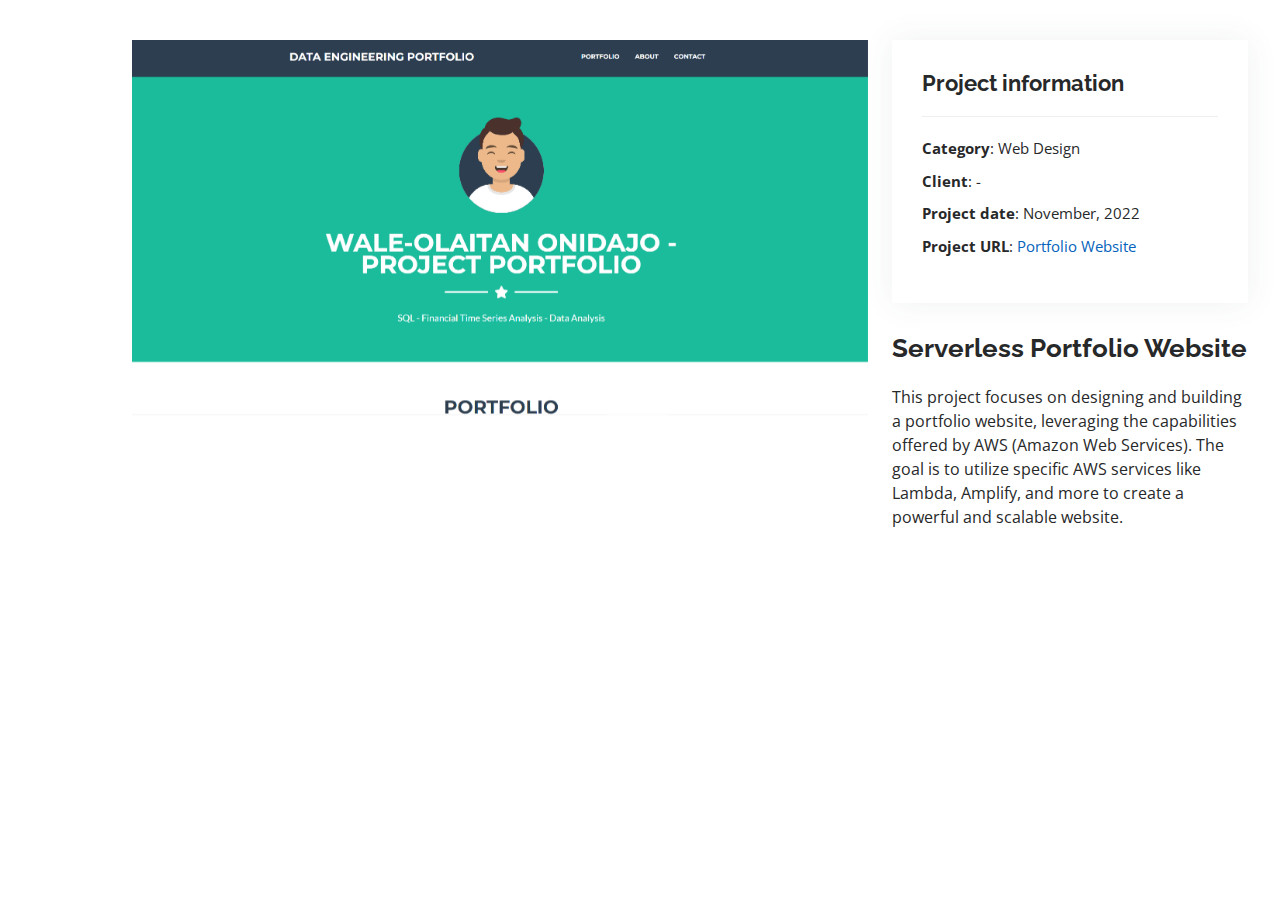
<file: portfolio-details - 1.html>
<!DOCTYPE html>
<html lang="en">

<head>
  <meta charset="utf-8">
  <meta content="width=device-width, initial-scale=1.0" name="viewport">

  <title>Portfolio Details - Personal Bootstrap Template</title>
  <meta content="" name="description">
  <meta content="" name="keywords">

  <!-- Favicons -->
  <link href="assets/img/favicon.png" rel="icon">
  <link href="assets/img/apple-touch-icon.png" rel="apple-touch-icon">

  <!-- Google Fonts -->
  <link href="https://fonts.googleapis.com/css?family=Open+Sans:300,300i,400,400i,600,600i,700,700i|Raleway:300,300i,400,400i,500,500i,600,600i,700,700i|Poppins:300,300i,400,400i,500,500i,600,600i,700,700i" rel="stylesheet">

  <!-- Vendor CSS Files -->
  <link href="assets/vendor/aos/aos.css" rel="stylesheet">
  <link href="assets/vendor/bootstrap/css/bootstrap.min.css" rel="stylesheet">
  <link href="assets/vendor/bootstrap-icons/bootstrap-icons.css" rel="stylesheet">
  <link href="assets/vendor/boxicons/css/boxicons.min.css" rel="stylesheet">
  <link href="assets/vendor/glightbox/css/glightbox.min.css" rel="stylesheet">
  <link href="assets/vendor/swiper/swiper-bundle.min.css" rel="stylesheet">

  <!-- Template Main CSS File -->
  <link href="assets/css/style.css" rel="stylesheet">

  <!-- =======================================================
  * Template Name: MyResume
  * Updated: Mar 10 2023 with Bootstrap v5.2.3
  * Template URL: https://bootstrapmade.com/free-html-bootstrap-template-my-resume/
  * Author: BootstrapMade.com
  * License: https://bootstrapmade.com/license/
  ======================================================== -->
</head>

<body>

  <main id="main">

    <!-- ======= Portfolio Details Section ======= -->
    <section id="portfolio-details" class="portfolio-details">
      <div class="container">

        <div class="row gy-4">

          <div class="col-lg-8">
            <div class="portfolio-details-slider swiper">
              <div class="swiper-wrapper align-items-center">

                <div class="swiper-slide">
                  <img src="assets/img/portfolio/Portfolio_website.png" alt="">
                </div>

                <!-- <div class="swiper-slide">
                  <img src="assets/img/portfolio/Away Form.png" alt="">
                </div> -->

                <!-- <div class="swiper-slide">
                  <img src="assets/img/portfolio/portfolio-details-3.jpg" alt="">
                </div> -->

              </div>
              <div class="swiper-pagination"></div>
            </div>
          </div>

          <div class="col-lg-4">
            <div class="portfolio-info">
              <h3>Project information</h3>
              <ul>
                <li><strong>Category</strong>:  Web Design</li>
                <li><strong>Client</strong>: - </li>
                <li><strong>Project date</strong>: November, 2022</li>
                <li><strong>Project URL</strong>: <a href="https://main.d8e6crhvdg8mn.amplifyapp.com/">Portfolio Website</a></li>
              </ul>
            </div>
            <div class="portfolio-description">
              <h2>Serverless Portfolio Website</h2>
              <p>
                This project focuses on designing and building a portfolio website, leveraging the capabilities offered by AWS (Amazon Web Services). The goal is to utilize specific AWS services like Lambda, Amplify, and more to create a powerful and scalable website.
              </p>
            </div>
          </div>

        </div>

      </div>
    </section><!-- End Portfolio Details Section -->

  </main><!-- End #main -->

  <div id="preloader"></div>
  <a href="#" class="back-to-top d-flex align-items-center justify-content-center"><i class="bi bi-arrow-up-short"></i></a>

  <!-- Vendor JS Files -->
  <script src="assets/vendor/purecounter/purecounter_vanilla.js"></script>
  <script src="assets/vendor/aos/aos.js"></script>
  <script src="assets/vendor/bootstrap/js/bootstrap.bundle.min.js"></script>
  <script src="assets/vendor/glightbox/js/glightbox.min.js"></script>
  <script src="assets/vendor/isotope-layout/isotope.pkgd.min.js"></script>
  <script src="assets/vendor/swiper/swiper-bundle.min.js"></script>
  <script src="assets/vendor/typed.js/typed.min.js"></script>
  <script src="assets/vendor/waypoints/noframework.waypoints.js"></script>
  <script src="assets/vendor/php-email-form/validate.js"></script>

  <!-- Template Main JS File -->
  <script src="assets/js/main.js"></script>

</body>

</html>
</file>
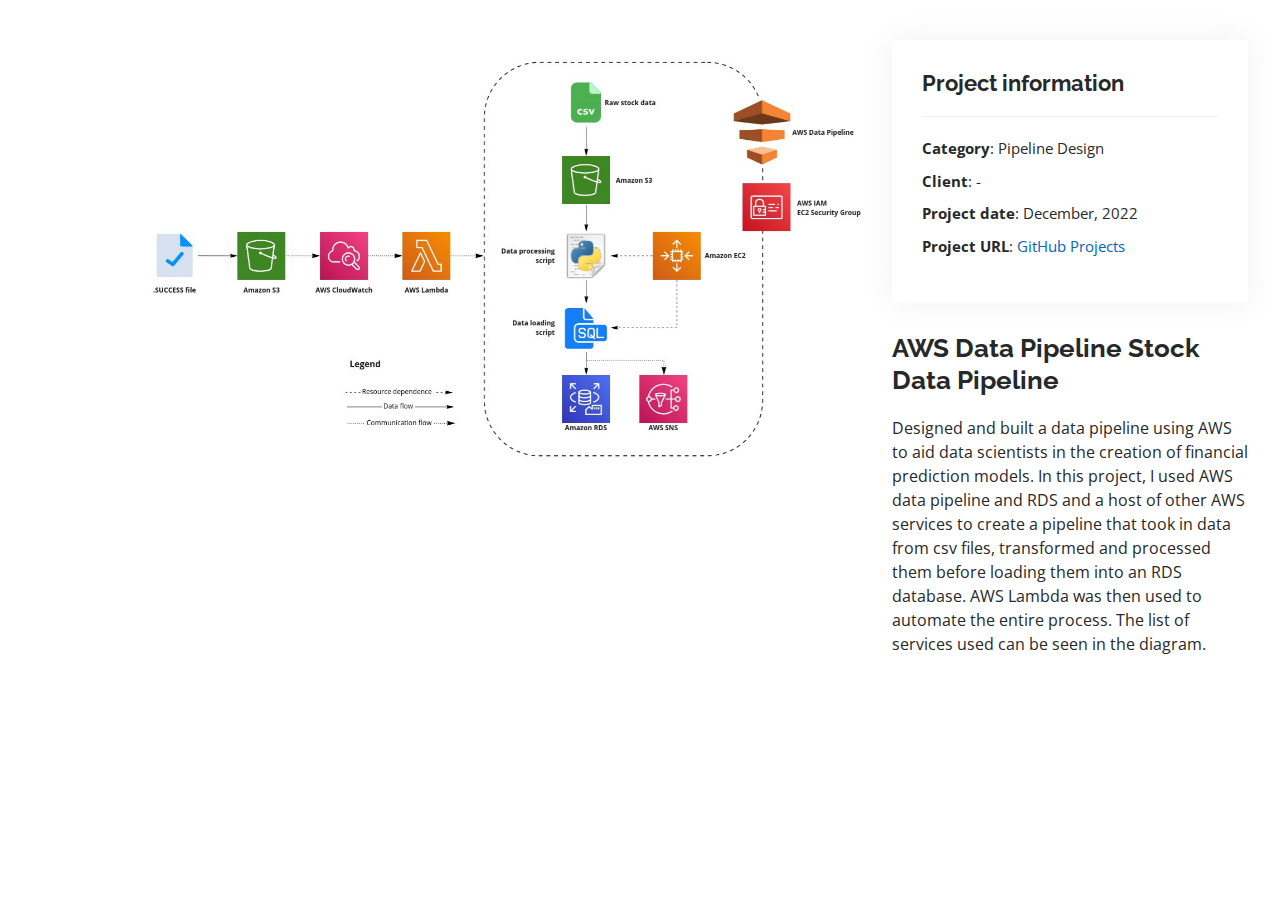
<file: portfolio-details - 2.html>
<!DOCTYPE html>
<html lang="en">

<head>
  <meta charset="utf-8">
  <meta content="width=device-width, initial-scale=1.0" name="viewport">

  <title>Portfolio Details - Personal Bootstrap Template</title>
  <meta content="" name="description">
  <meta content="" name="keywords">

  <!-- Favicons -->
  <link href="assets/img/favicon.png" rel="icon">
  <link href="assets/img/apple-touch-icon.png" rel="apple-touch-icon">

  <!-- Google Fonts -->
  <link href="https://fonts.googleapis.com/css?family=Open+Sans:300,300i,400,400i,600,600i,700,700i|Raleway:300,300i,400,400i,500,500i,600,600i,700,700i|Poppins:300,300i,400,400i,500,500i,600,600i,700,700i" rel="stylesheet">

  <!-- Vendor CSS Files -->
  <link href="assets/vendor/aos/aos.css" rel="stylesheet">
  <link href="assets/vendor/bootstrap/css/bootstrap.min.css" rel="stylesheet">
  <link href="assets/vendor/bootstrap-icons/bootstrap-icons.css" rel="stylesheet">
  <link href="assets/vendor/boxicons/css/boxicons.min.css" rel="stylesheet">
  <link href="assets/vendor/glightbox/css/glightbox.min.css" rel="stylesheet">
  <link href="assets/vendor/swiper/swiper-bundle.min.css" rel="stylesheet">

  <!-- Template Main CSS File -->
  <link href="assets/css/style.css" rel="stylesheet">

  <!-- =======================================================
  * Template Name: MyResume
  * Updated: Mar 10 2023 with Bootstrap v5.2.3
  * Template URL: https://bootstrapmade.com/free-html-bootstrap-template-my-resume/
  * Author: BootstrapMade.com
  * License: https://bootstrapmade.com/license/
  ======================================================== -->
</head>

<body>

  <main id="main">

    <!-- ======= Portfolio Details Section ======= -->
    <section id="portfolio-details" class="portfolio-details">
      <div class="container">

        <div class="row gy-4">

          <div class="col-lg-8">
            <div class="portfolio-details-slider swiper">
              <div class="swiper-wrapper align-items-center">

                <div class="swiper-slide">
                  <img src="assets/img/portfolio/end-to-end-pipeline.jpg" alt="">
                </div>

                <!-- <div class="swiper-slide">
                  <img src="assets/img/portfolio/Away Form.png" alt="">
                </div> -->

                <!-- <div class="swiper-slide">
                  <img src="assets/img/portfolio/portfolio-details-3.jpg" alt="">
                </div> -->

              </div>
              <div class="swiper-pagination"></div>
            </div>
          </div>

          <div class="col-lg-4">
            <div class="portfolio-info">
              <h3>Project information</h3>
              <ul>
                <li><strong>Category</strong>:  Pipeline Design</li>
                <li><strong>Client</strong>: - </li>
                <li><strong>Project date</strong>: December, 2022</li>
                <li><strong>Project URL</strong>: <a href="https://github.com/WillowyBoat2388/Projects">GitHub Projects</a></li>
              </ul>
            </div>
            <div class="portfolio-description">
              <h2>AWS Data Pipeline Stock Data Pipeline</h2>
              <p>
                Designed and built a data pipeline using AWS to aid data scientists in the creation of financial prediction models. In this project, I used AWS data pipeline and RDS and a host of other AWS services to create a pipeline that took in data from csv files, transformed and processed them before loading them into an RDS database. AWS Lambda was then used to automate the entire process. The list of services used can be seen in the diagram.
              </p>
            </div>
          </div>

        </div>

      </div>
    </section><!-- End Portfolio Details Section -->

  </main><!-- End #main -->

  <div id="preloader"></div>
  <a href="#" class="back-to-top d-flex align-items-center justify-content-center"><i class="bi bi-arrow-up-short"></i></a>

  <!-- Vendor JS Files -->
  <script src="assets/vendor/purecounter/purecounter_vanilla.js"></script>
  <script src="assets/vendor/aos/aos.js"></script>
  <script src="assets/vendor/bootstrap/js/bootstrap.bundle.min.js"></script>
  <script src="assets/vendor/glightbox/js/glightbox.min.js"></script>
  <script src="assets/vendor/isotope-layout/isotope.pkgd.min.js"></script>
  <script src="assets/vendor/swiper/swiper-bundle.min.js"></script>
  <script src="assets/vendor/typed.js/typed.min.js"></script>
  <script src="assets/vendor/waypoints/noframework.waypoints.js"></script>
  <script src="assets/vendor/php-email-form/validate.js"></script>

  <!-- Template Main JS File -->
  <script src="assets/js/main.js"></script>

</body>

</html>
</file>
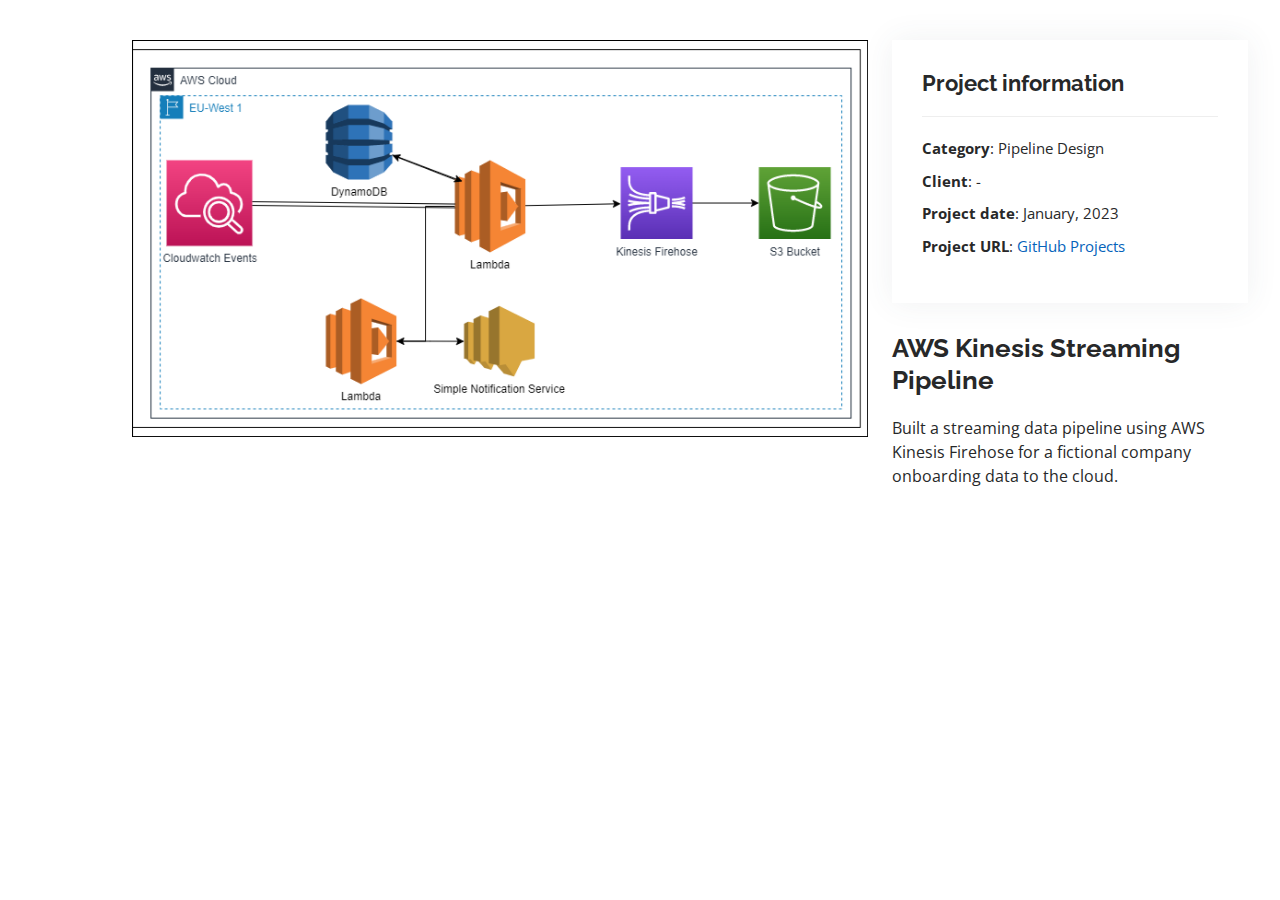
<file: portfolio-details - 3.html>
<!DOCTYPE html>
<html lang="en">

<head>
  <meta charset="utf-8">
  <meta content="width=device-width, initial-scale=1.0" name="viewport">

  <title>Portfolio Details - Personal Bootstrap Template</title>
  <meta content="" name="description">
  <meta content="" name="keywords">

  <!-- Favicons -->
  <link href="assets/img/favicon.png" rel="icon">
  <link href="assets/img/apple-touch-icon.png" rel="apple-touch-icon">

  <!-- Google Fonts -->
  <link href="https://fonts.googleapis.com/css?family=Open+Sans:300,300i,400,400i,600,600i,700,700i|Raleway:300,300i,400,400i,500,500i,600,600i,700,700i|Poppins:300,300i,400,400i,500,500i,600,600i,700,700i" rel="stylesheet">

  <!-- Vendor CSS Files -->
  <link href="assets/vendor/aos/aos.css" rel="stylesheet">
  <link href="assets/vendor/bootstrap/css/bootstrap.min.css" rel="stylesheet">
  <link href="assets/vendor/bootstrap-icons/bootstrap-icons.css" rel="stylesheet">
  <link href="assets/vendor/boxicons/css/boxicons.min.css" rel="stylesheet">
  <link href="assets/vendor/glightbox/css/glightbox.min.css" rel="stylesheet">
  <link href="assets/vendor/swiper/swiper-bundle.min.css" rel="stylesheet">

  <!-- Template Main CSS File -->
  <link href="assets/css/style.css" rel="stylesheet">

  <!-- =======================================================
  * Template Name: MyResume
  * Updated: Mar 10 2023 with Bootstrap v5.2.3
  * Template URL: https://bootstrapmade.com/free-html-bootstrap-template-my-resume/
  * Author: BootstrapMade.com
  * License: https://bootstrapmade.com/license/
  ======================================================== -->
</head>

<body>

  <main id="main">

    <!-- ======= Portfolio Details Section ======= -->
    <section id="portfolio-details" class="portfolio-details">
      <div class="container">

        <div class="row gy-4">

          <div class="col-lg-8">
            <div class="portfolio-details-slider swiper">
              <div class="swiper-wrapper align-items-center">

                <div class="swiper-slide">
                  <img src="assets/img/portfolio/Onboarding on-premise_data.png" alt="">
                </div>

                <!-- <div class="swiper-slide">
                  <img src="assets/img/portfolio/Away Form.png" alt="">
                </div> -->

                <!-- <div class="swiper-slide">
                  <img src="assets/img/portfolio/portfolio-details-3.jpg" alt="">
                </div> -->

              </div>
              <div class="swiper-pagination"></div>
            </div>
          </div>

          <div class="col-lg-4">
            <div class="portfolio-info">
              <h3>Project information</h3>
              <ul>
                <li><strong>Category</strong>:  Pipeline Design</li>
                <li><strong>Client</strong>: - </li>
                <li><strong>Project date</strong>: January, 2023</li>
                <li><strong>Project URL</strong>: <a href="https://github.com/WillowyBoat2388/Projects">GitHub Projects</a></li>
              </ul>
            </div>
            <div class="portfolio-description">
              <h2>AWS Kinesis Streaming Pipeline</h2>
              <p>
                Built a streaming data pipeline using AWS Kinesis Firehose for a fictional company onboarding data to the cloud.
              </p>
            </div>
          </div>

        </div>

      </div>
    </section><!-- End Portfolio Details Section -->

  </main><!-- End #main -->

  <div id="preloader"></div>
  <a href="#" class="back-to-top d-flex align-items-center justify-content-center"><i class="bi bi-arrow-up-short"></i></a>

  <!-- Vendor JS Files -->
  <script src="assets/vendor/purecounter/purecounter_vanilla.js"></script>
  <script src="assets/vendor/aos/aos.js"></script>
  <script src="assets/vendor/bootstrap/js/bootstrap.bundle.min.js"></script>
  <script src="assets/vendor/glightbox/js/glightbox.min.js"></script>
  <script src="assets/vendor/isotope-layout/isotope.pkgd.min.js"></script>
  <script src="assets/vendor/swiper/swiper-bundle.min.js"></script>
  <script src="assets/vendor/typed.js/typed.min.js"></script>
  <script src="assets/vendor/waypoints/noframework.waypoints.js"></script>
  <script src="assets/vendor/php-email-form/validate.js"></script>

  <!-- Template Main JS File -->
  <script src="assets/js/main.js"></script>

</body>

</html>
</file>
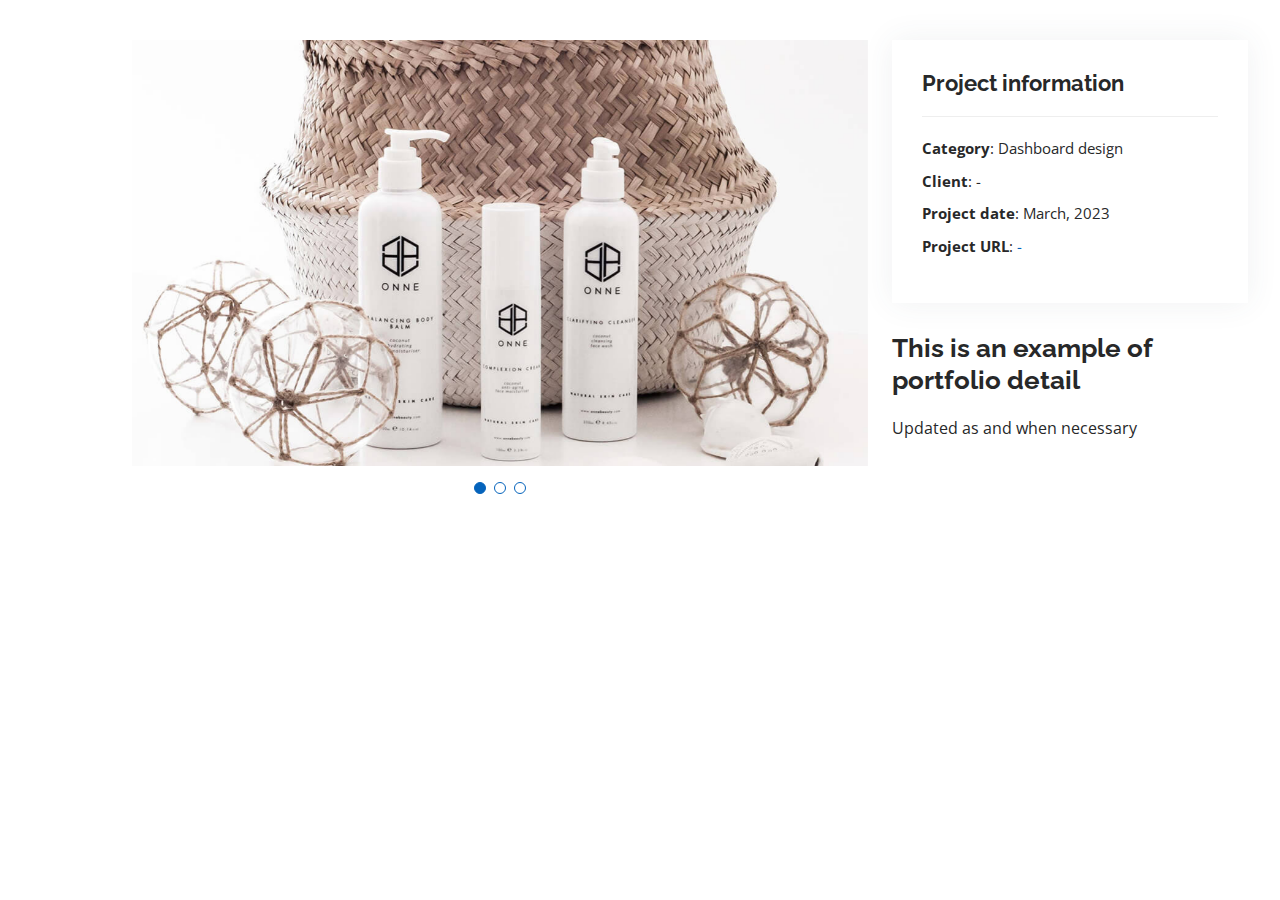
<file: portfolio-details - 4.html>
<!DOCTYPE html>
<html lang="en">

<head>
  <meta charset="utf-8">
  <meta content="width=device-width, initial-scale=1.0" name="viewport">

  <title>Portfolio Details - Personal Bootstrap Template</title>
  <meta content="" name="description">
  <meta content="" name="keywords">

  <!-- Favicons -->
  <link href="assets/img/favicon.png" rel="icon">
  <link href="assets/img/apple-touch-icon.png" rel="apple-touch-icon">

  <!-- Google Fonts -->
  <link href="https://fonts.googleapis.com/css?family=Open+Sans:300,300i,400,400i,600,600i,700,700i|Raleway:300,300i,400,400i,500,500i,600,600i,700,700i|Poppins:300,300i,400,400i,500,500i,600,600i,700,700i" rel="stylesheet">

  <!-- Vendor CSS Files -->
  <link href="assets/vendor/aos/aos.css" rel="stylesheet">
  <link href="assets/vendor/bootstrap/css/bootstrap.min.css" rel="stylesheet">
  <link href="assets/vendor/bootstrap-icons/bootstrap-icons.css" rel="stylesheet">
  <link href="assets/vendor/boxicons/css/boxicons.min.css" rel="stylesheet">
  <link href="assets/vendor/glightbox/css/glightbox.min.css" rel="stylesheet">
  <link href="assets/vendor/swiper/swiper-bundle.min.css" rel="stylesheet">

  <!-- Template Main CSS File -->
  <link href="assets/css/style.css" rel="stylesheet">

  <!-- =======================================================
  * Template Name: MyResume
  * Updated: Mar 10 2023 with Bootstrap v5.2.3
  * Template URL: https://bootstrapmade.com/free-html-bootstrap-template-my-resume/
  * Author: BootstrapMade.com
  * License: https://bootstrapmade.com/license/
  ======================================================== -->
</head>

<body>

  <main id="main">

    <!-- ======= Portfolio Details Section ======= -->
    <section id="portfolio-details" class="portfolio-details">
      <div class="container">

        <div class="row gy-4">

          <div class="col-lg-8">
            <div class="portfolio-details-slider swiper">
              <div class="swiper-wrapper align-items-center">

                <div class="swiper-slide">
                  <img src="assets/img/portfolio/portfolio-details-1.jpg" alt="">
                </div>

                <div class="swiper-slide">
                  <img src="assets/img/portfolio/portfolio-details-2.jpg" alt="">
                </div>

                <div class="swiper-slide">
                  <img src="assets/img/portfolio/portfolio-details-3.jpg" alt="">
                </div>

              </div>
              <div class="swiper-pagination"></div>
            </div>
          </div>

          <div class="col-lg-4">
            <div class="portfolio-info">
              <h3>Project information</h3>
              <ul>
                <li><strong>Category</strong>: Dashboard design</li>
                <li><strong>Client</strong>: -</li>
                <li><strong>Project date</strong>: March, 2023</li>
                <li><strong>Project URL</strong>: <a href="#"> -</a></li>
              </ul>
            </div>
            <div class="portfolio-description">
              <h2>This is an example of portfolio detail</h2>
              <p>
                Updated as and when necessary
              </p>
            </div>
          </div>

        </div>

      </div>
    </section><!-- End Portfolio Details Section -->

  </main><!-- End #main -->

  <div id="preloader"></div>
  <a href="#" class="back-to-top d-flex align-items-center justify-content-center"><i class="bi bi-arrow-up-short"></i></a>

  <!-- Vendor JS Files -->
  <script src="assets/vendor/purecounter/purecounter_vanilla.js"></script>
  <script src="assets/vendor/aos/aos.js"></script>
  <script src="assets/vendor/bootstrap/js/bootstrap.bundle.min.js"></script>
  <script src="assets/vendor/glightbox/js/glightbox.min.js"></script>
  <script src="assets/vendor/isotope-layout/isotope.pkgd.min.js"></script>
  <script src="assets/vendor/swiper/swiper-bundle.min.js"></script>
  <script src="assets/vendor/typed.js/typed.min.js"></script>
  <script src="assets/vendor/waypoints/noframework.waypoints.js"></script>
  <script src="assets/vendor/php-email-form/validate.js"></script>

  <!-- Template Main JS File -->
  <script src="assets/js/main.js"></script>

</body>

</html>
</file>
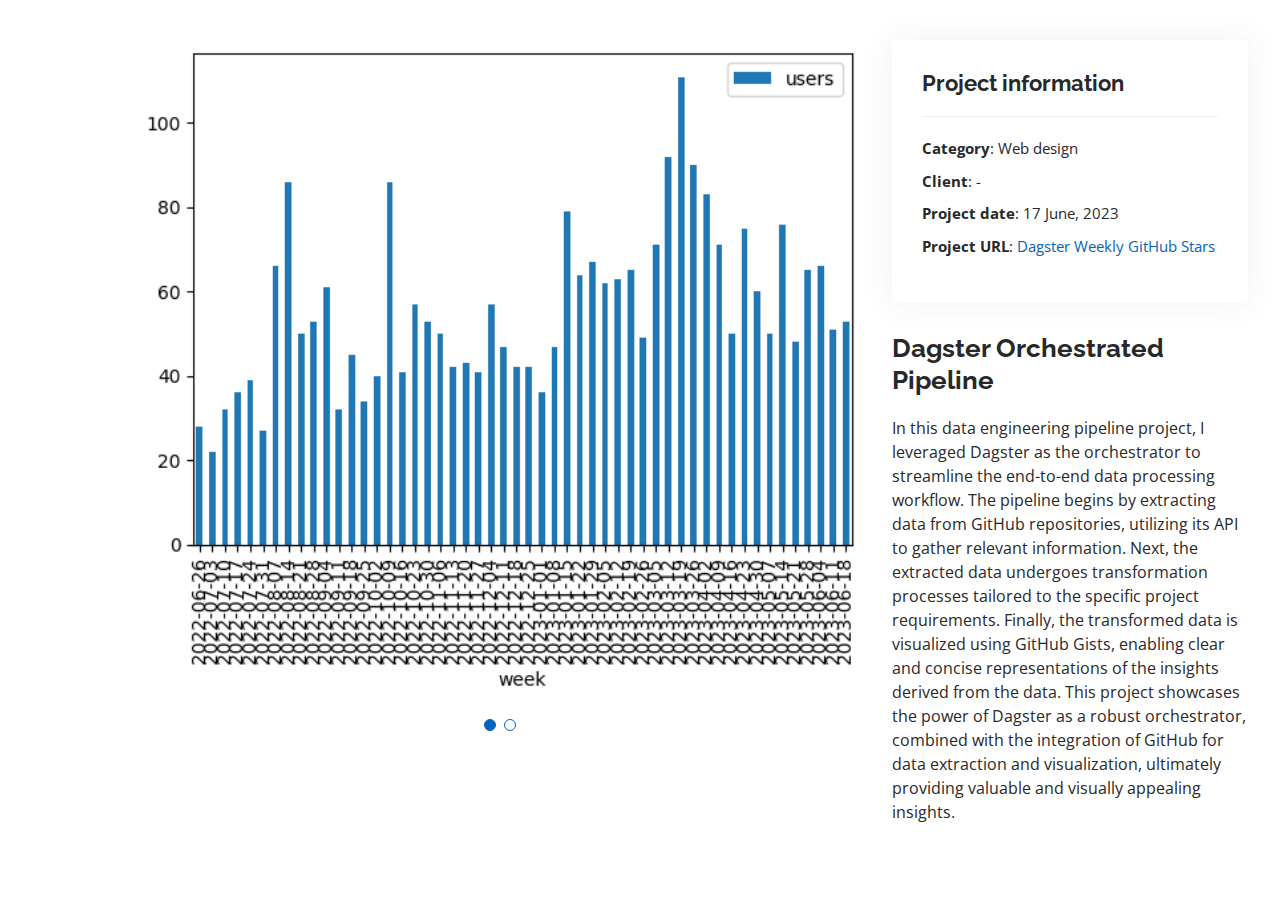
<file: portfolio-details - 5.html>
<!DOCTYPE html>
<html lang="en">

<head>
  <meta charset="utf-8">
  <meta content="width=device-width, initial-scale=1.0" name="viewport">

  <title>Portfolio Details - Personal Bootstrap Template</title>
  <meta content="" name="description">
  <meta content="" name="keywords">

  <!-- Favicons -->
  <link href="assets/img/favicon.png" rel="icon">
  <link href="assets/img/apple-touch-icon.png" rel="apple-touch-icon">

  <!-- Google Fonts -->
  <link href="https://fonts.googleapis.com/css?family=Open+Sans:300,300i,400,400i,600,600i,700,700i|Raleway:300,300i,400,400i,500,500i,600,600i,700,700i|Poppins:300,300i,400,400i,500,500i,600,600i,700,700i" rel="stylesheet">

  <!-- Vendor CSS Files -->
  <link href="assets/vendor/aos/aos.css" rel="stylesheet">
  <link href="assets/vendor/bootstrap/css/bootstrap.min.css" rel="stylesheet">
  <link href="assets/vendor/bootstrap-icons/bootstrap-icons.css" rel="stylesheet">
  <link href="assets/vendor/boxicons/css/boxicons.min.css" rel="stylesheet">
  <link href="assets/vendor/glightbox/css/glightbox.min.css" rel="stylesheet">
  <link href="assets/vendor/swiper/swiper-bundle.min.css" rel="stylesheet">

  <!-- Template Main CSS File -->
  <link href="assets/css/style.css" rel="stylesheet">

  <!-- =======================================================
  * Template Name: MyResume
  * Updated: Mar 10 2023 with Bootstrap v5.2.3
  * Template URL: https://bootstrapmade.com/free-html-bootstrap-template-my-resume/
  * Author: BootstrapMade.com
  * License: https://bootstrapmade.com/license/
  ======================================================== -->
</head>

<body>

  <main id="main">

    <!-- ======= Portfolio Details Section ======= -->
    <section id="portfolio-details" class="portfolio-details">
      <div class="container">

        <div class="row gy-4">

          <div class="col-lg-8">
            <div class="portfolio-details-slider swiper">
              <div class="swiper-wrapper align-items-center">

                <div class="swiper-slide">
                  <img src="assets/img/portfolio/github_stars.png" alt="">
                </div>

                <div class="swiper-slide">
                  <img src="assets/img/portfolio/Dagster-UI.png" alt="">
                </div>

                <!-- <div class="swiper-slide">
                  <img src="assets/img/portfolio/portfolio-details-3.jpg" alt="">
                </div> -->

              </div>
              <div class="swiper-pagination"></div>
            </div>
          </div>

          <div class="col-lg-4">
            <div class="portfolio-info">
              <h3>Project information</h3>
              <ul>
                <li><strong>Category</strong>: Web design</li>
                <li><strong>Client</strong>:  - </li>
                <li><strong>Project date</strong>: 17 June, 2023 </li>
                <li><strong>Project URL</strong>: <a href="https://github.com/WillowyBoat2388/github-stars"> Dagster Weekly GitHub Stars </a></li>
              </ul>
            </div>
            <div class="portfolio-description">
              <h2>Dagster Orchestrated Pipeline</h2>
              <p>
                In this data engineering pipeline project, I leveraged Dagster as the orchestrator to streamline the end-to-end data processing workflow. The pipeline begins by extracting data from GitHub repositories, utilizing its API to gather relevant information. 
                Next, the extracted data undergoes transformation processes tailored to the specific project requirements. Finally, the transformed data is visualized using GitHub Gists, enabling clear and concise representations of the insights derived from the data. 
                This project showcases the power of Dagster as a robust orchestrator, combined with the integration of GitHub for data extraction and visualization, ultimately providing valuable and visually appealing insights.
              </p>
            </div>
          </div>

        </div>

      </div>
    </section><!-- End Portfolio Details Section -->

  </main><!-- End #main -->

  <div id="preloader"></div>
  <a href="#" class="back-to-top d-flex align-items-center justify-content-center"><i class="bi bi-arrow-up-short"></i></a>

  <!-- Vendor JS Files -->
  <script src="assets/vendor/purecounter/purecounter_vanilla.js"></script>
  <script src="assets/vendor/aos/aos.js"></script>
  <script src="assets/vendor/bootstrap/js/bootstrap.bundle.min.js"></script>
  <script src="assets/vendor/glightbox/js/glightbox.min.js"></script>
  <script src="assets/vendor/isotope-layout/isotope.pkgd.min.js"></script>
  <script src="assets/vendor/swiper/swiper-bundle.min.js"></script>
  <script src="assets/vendor/typed.js/typed.min.js"></script>
  <script src="assets/vendor/waypoints/noframework.waypoints.js"></script>
  <script src="assets/vendor/php-email-form/validate.js"></script>

  <!-- Template Main JS File -->
  <script src="assets/js/main.js"></script>

</body>

</html>
</file>
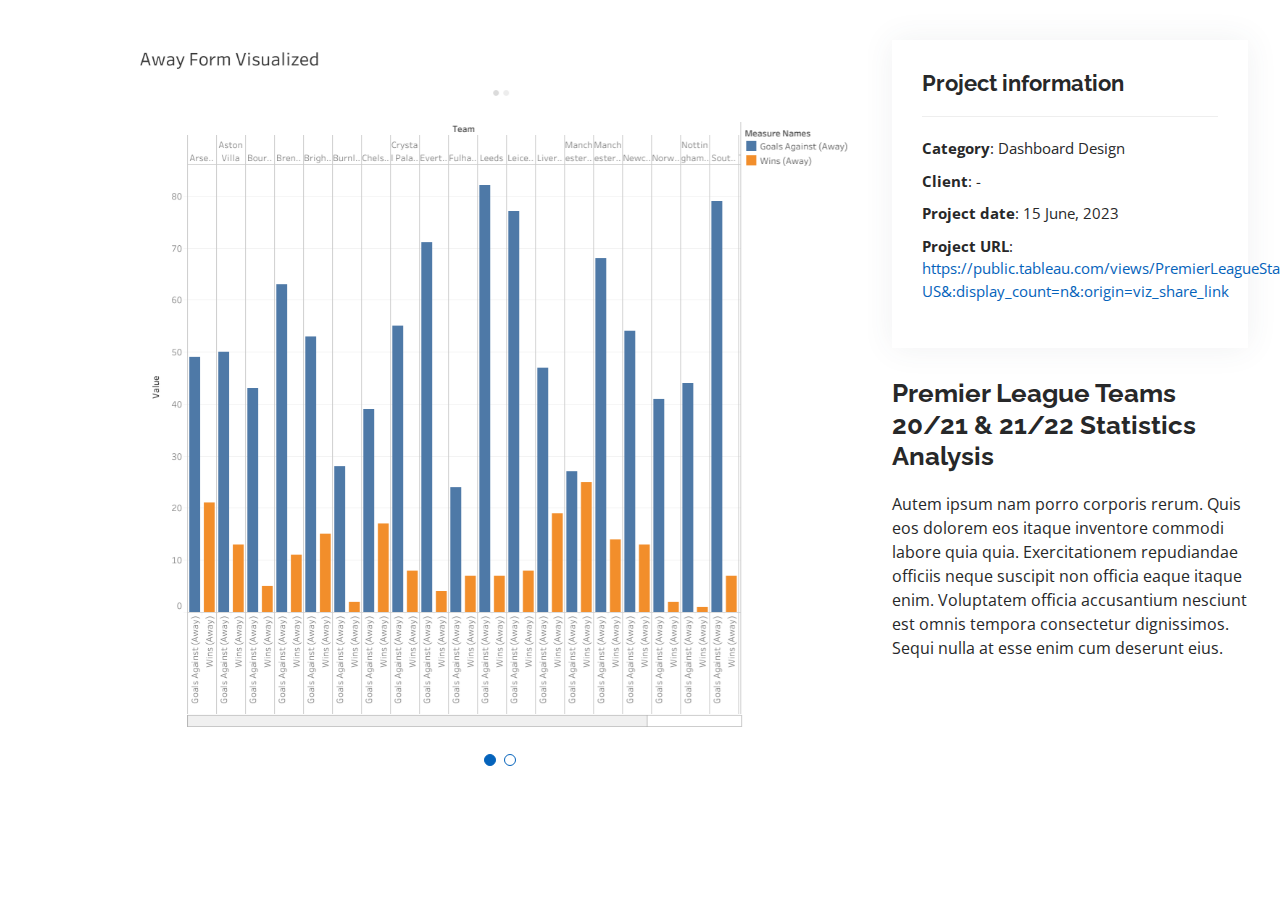
<file: portfolio-details.html>
<!DOCTYPE html>
<html lang="en">

<head>
  <meta charset="utf-8">
  <meta content="width=device-width, initial-scale=1.0" name="viewport">

  <title>Portfolio Details - Personal Bootstrap Template</title>
  <meta content="" name="description">
  <meta content="" name="keywords">

  <!-- Favicons -->
  <link href="assets/img/favicon.png" rel="icon">
  <link href="assets/img/apple-touch-icon.png" rel="apple-touch-icon">

  <!-- Google Fonts -->
  <link href="https://fonts.googleapis.com/css?family=Open+Sans:300,300i,400,400i,600,600i,700,700i|Raleway:300,300i,400,400i,500,500i,600,600i,700,700i|Poppins:300,300i,400,400i,500,500i,600,600i,700,700i" rel="stylesheet">

  <!-- Vendor CSS Files -->
  <link href="assets/vendor/aos/aos.css" rel="stylesheet">
  <link href="assets/vendor/bootstrap/css/bootstrap.min.css" rel="stylesheet">
  <link href="assets/vendor/bootstrap-icons/bootstrap-icons.css" rel="stylesheet">
  <link href="assets/vendor/boxicons/css/boxicons.min.css" rel="stylesheet">
  <link href="assets/vendor/glightbox/css/glightbox.min.css" rel="stylesheet">
  <link href="assets/vendor/swiper/swiper-bundle.min.css" rel="stylesheet">

  <!-- Template Main CSS File -->
  <link href="assets/css/style.css" rel="stylesheet">

  <!-- =======================================================
  * Template Name: MyResume
  * Updated: Mar 10 2023 with Bootstrap v5.2.3
  * Template URL: https://bootstrapmade.com/free-html-bootstrap-template-my-resume/
  * Author: BootstrapMade.com
  * License: https://bootstrapmade.com/license/
  ======================================================== -->
</head>

<body>

  <main id="main">

    <!-- ======= Portfolio Details Section ======= -->
    <section id="portfolio-details" class="portfolio-details">
      <div class="container">

        <div class="row gy-4">

          <div class="col-lg-8">
            <div class="portfolio-details-slider swiper">
              <div class="swiper-wrapper align-items-center">

                <div class="swiper-slide">
                  <img src="assets/img/portfolio/Away Form (1).png" alt="">
                </div>

                <div class="swiper-slide">
                  <img src="assets/img/portfolio/Away Form.png" alt="">
                </div>

                <!-- <div class="swiper-slide">
                  <img src="assets/img/portfolio/portfolio-details-3.jpg" alt="">
                </div> -->

              </div>
              <div class="swiper-pagination"></div>
            </div>
          </div>

          <div class="col-lg-4">
            <div class="portfolio-info">
              <h3>Project information</h3>
              <ul>
                <li><strong>Category</strong>:  Dashboard Design</li>
                <li><strong>Client</strong>: - </li>
                <li><strong>Project date</strong>: 15 June, 2023</li>
                <li><strong>Project URL</strong>: <a href="#">https://public.tableau.com/views/PremierLeagueStats_16868355422630/AwayForm?:language=en-US&:display_count=n&:origin=viz_share_link</a></li>
              </ul>
            </div>
            <div class="portfolio-description">
              <h2>Premier League Teams 20/21 & 21/22 Statistics Analysis</h2>
              <p>
                Autem ipsum nam porro corporis rerum. Quis eos dolorem eos itaque inventore commodi labore quia quia. Exercitationem repudiandae officiis neque suscipit non officia eaque itaque enim. Voluptatem officia accusantium nesciunt est omnis tempora consectetur dignissimos. Sequi nulla at esse enim cum deserunt eius.
              </p>
            </div>
          </div>

        </div>

      </div>
    </section><!-- End Portfolio Details Section -->

  </main><!-- End #main -->

  <div id="preloader"></div>
  <a href="#" class="back-to-top d-flex align-items-center justify-content-center"><i class="bi bi-arrow-up-short"></i></a>

  <!-- Vendor JS Files -->
  <script src="assets/vendor/purecounter/purecounter_vanilla.js"></script>
  <script src="assets/vendor/aos/aos.js"></script>
  <script src="assets/vendor/bootstrap/js/bootstrap.bundle.min.js"></script>
  <script src="assets/vendor/glightbox/js/glightbox.min.js"></script>
  <script src="assets/vendor/isotope-layout/isotope.pkgd.min.js"></script>
  <script src="assets/vendor/swiper/swiper-bundle.min.js"></script>
  <script src="assets/vendor/typed.js/typed.min.js"></script>
  <script src="assets/vendor/waypoints/noframework.waypoints.js"></script>
  <script src="assets/vendor/php-email-form/validate.js"></script>

  <!-- Template Main JS File -->
  <script src="assets/js/main.js"></script>

</body>

</html>
</file>
<file: assets/css/style.css>
/**
* Template Name: MyResume
* Updated: Mar 10 2023 with Bootstrap v5.2.3
* Template URL: https://bootstrapmade.com/free-html-bootstrap-template-my-resume/
* Author: BootstrapMade.com
* License: https://bootstrapmade.com/license/
*/

/*--------------------------------------------------------------
# General
--------------------------------------------------------------*/
body {
  font-family: "Open Sans", sans-serif;
  color: #272829;
}

a {
  color: #0563bb;
  text-decoration: none;
}

a:hover {
  color: #067ded;
  text-decoration: none;
}

h1,
h2,
h3,
h4,
h5,
h6 {
  font-family: "Raleway", sans-serif;
}

/*--------------------------------------------------------------
# Back to top button
--------------------------------------------------------------*/
.back-to-top {
  position: fixed;
  visibility: hidden;
  opacity: 0;
  right: 15px;
  bottom: 15px;
  z-index: 996;
  background: #0563bb;
  width: 40px;
  height: 40px;
  border-radius: 50px;
  transition: all 0.4s;
}

.back-to-top i {
  font-size: 28px;
  color: #fff;
  line-height: 0;
}

.back-to-top:hover {
  background: #0678e3;
  color: #fff;
}

.back-to-top.active {
  visibility: visible;
  opacity: 1;
}

/*--------------------------------------------------------------
# Preloader
--------------------------------------------------------------*/
#preloader {
  position: fixed;
  top: 0;
  left: 0;
  right: 0;
  bottom: 0;
  z-index: 9999;
  overflow: hidden;
  background: #fff;
}

#preloader:before {
  content: "";
  position: fixed;
  top: calc(50% - 30px);
  left: calc(50% - 30px);
  border: 6px solid #0563bb;
  border-top-color: #fff;
  border-bottom-color: #fff;
  border-radius: 50%;
  width: 60px;
  height: 60px;
  animation: animate-preloader 1s linear infinite;
}

@keyframes animate-preloader {
  0% {
    transform: rotate(0deg);
  }

  100% {
    transform: rotate(360deg);
  }
}

/*--------------------------------------------------------------
# Disable aos animation delay on mobile devices
--------------------------------------------------------------*/
@media screen and (max-width: 768px) {
  [data-aos-delay] {
    transition-delay: 0 !important;
  }
}

/*--------------------------------------------------------------
# Header
--------------------------------------------------------------*/
#header {
  position: fixed;
  top: 0;
  left: 0;
  bottom: 0;
  z-index: 9997;
  transition: all 0.5s;
  padding: 15px;
  overflow-y: auto;
}

@media (max-width: 991px) {
  #header {
    width: 300px;
    background: #fff;
    border-right: 1px solid #e6e9ec;
    left: -300px;
  }
}

@media (min-width: 991px) {
  #main {
    margin-left: 100px;
  }
}

/*--------------------------------------------------------------
# Navigation Menu
--------------------------------------------------------------*/
/**
* Desktop Navigation 
*/
.nav-menu {
  padding: 0;
  display: block;
}

.nav-menu * {
  margin: 0;
  padding: 0;
  list-style: none;
}

.nav-menu>ul>li {
  position: relative;
  white-space: nowrap;
}

.nav-menu a,
.nav-menu a:focus {
  display: flex;
  align-items: center;
  color: #45505b;
  padding: 10px 18px;
  margin-bottom: 8px;
  transition: 0.3s;
  font-size: 15px;
  border-radius: 50px;
  background: #f2f3f5;
  height: 56px;
  width: 100%;
  overflow: hidden;
  transition: 0.3s;
}

.nav-menu a i,
.nav-menu a:focus i {
  font-size: 20px;
}

.nav-menu a span,
.nav-menu a:focus span {
  padding: 0 5px 0 7px;
  color: #45505b;
}

@media (min-width: 992px) {

  .nav-menu a,
  .nav-menu a:focus {
    width: 56px;
  }

  .nav-menu a span,
  .nav-menu a:focus span {
    display: none;
    color: #fff;
  }
}

.nav-menu a:hover,
.nav-menu .active,
.nav-menu .active:focus,
.nav-menu li:hover>a {
  color: #fff;
  background: #0563bb;
}

.nav-menu a:hover span,
.nav-menu .active span,
.nav-menu .active:focus span,
.nav-menu li:hover>a span {
  color: #fff;
}

.nav-menu a:hover,
.nav-menu li:hover>a {
  width: 100%;
  color: #fff;
}

.nav-menu a:hover span,
.nav-menu li:hover>a span {
  display: block;
}

/**
* Mobile Navigation 
*/
.mobile-nav-toggle {
  position: fixed;
  right: 10px;
  top: 10px;
  z-index: 9998;
  border: 0;
  background: none;
  font-size: 28px;
  transition: all 0.4s;
  outline: none !important;
  line-height: 0;
  cursor: pointer;
  border-radius: 50px;
  padding: 5px;
}

.mobile-nav-toggle i {
  color: #45505b;
}

.mobile-nav-active {
  overflow: hidden;
}

.mobile-nav-active #header {
  left: 0;
}

.mobile-nav-active .mobile-nav-toggle {
  color: #fff;
  background-color: #0563bb;
}

/*--------------------------------------------------------------
# Hero Section
--------------------------------------------------------------*/
#hero {
  width: 100%;
  height: 100vh;
  background: url("../img/canvasjohnny-HZG7peydnYY-unsplash.jpg") top right no-repeat;
  background-size: cover;
  position: relative;
}

@media (min-width: 992px) {
  #hero {
    padding-left: 160px;
  }
}

#hero:before {
  content: "";
  background: rgba(255, 255, 255, 0.8);
  position: absolute;
  bottom: 0;
  top: 0;
  left: 0;
  right: 0;
}

#hero h1 {
  margin: 0;
  font-size: 64px;
  font-weight: 700;
  line-height: 56px;
  color: #45505b;
}

#hero p {
  color: #45505b;
  margin: 15px 0 0 0;
  font-size: 26px;
  font-family: "Poppins", sans-serif;
}

#hero p span {
  color: #0563bb;
  letter-spacing: 1px;
}

#hero .social-links {
  margin-top: 30px;
}

#hero .social-links a {
  font-size: 24px;
  display: inline-block;
  color: #45505b;
  line-height: 1;
  margin-right: 20px;
  transition: 0.3s;
}

#hero .social-links a:hover {
  color: #0563bb;
}

@media (max-width: 992px) {
  #hero {
    text-align: center;
  }

  #hero h1 {
    font-size: 32px;
    line-height: 36px;
  }

  #hero p {
    margin-top: 10px;
    font-size: 20px;
    line-height: 24px;
  }
}

/*--------------------------------------------------------------
# Sections General
--------------------------------------------------------------*/
section {
  padding: 60px 0;
  overflow: hidden;
}

.section-title {
  text-align: center;
  padding-bottom: 30px;
}

.section-title h2 {
  font-size: 32px;
  font-weight: bold;
  text-transform: uppercase;
  margin-bottom: 20px;
  padding-bottom: 20px;
  position: relative;
  color: #45505b;
}

.section-title h2::before {
  content: "";
  position: absolute;
  display: block;
  width: 120px;
  height: 1px;
  background: #ddd;
  bottom: 1px;
  left: calc(50% - 60px);
}

.section-title h2::after {
  content: "";
  position: absolute;
  display: block;
  width: 40px;
  height: 3px;
  background: #0563bb;
  bottom: 0;
  left: calc(50% - 20px);
}

.section-title p {
  margin-bottom: 0;
}

/*--------------------------------------------------------------
# About
--------------------------------------------------------------*/
.about .content h3 {
  font-weight: 700;
  font-size: 26px;
  color: #728394;
}

.about .content ul {
  list-style: none;
  padding: 0;
}

.about .content ul li {
  margin-bottom: 20px;
  display: flex;
  align-items: center;
}

.about .content ul strong {
  margin-right: 10px;
}

.about .content ul i {
  font-size: 16px;
  margin-right: 5px;
  color: #0563bb;
  line-height: 0;
}

.about .content p:last-child {
  margin-bottom: 0;
}

/*--------------------------------------------------------------
# Facts
--------------------------------------------------------------*/
.facts .count-box {
  padding: 30px 30px 25px 30px;
  margin-top: 30px;
  width: 100%;
  position: relative;
  text-align: center;
  background: #fff;
}

.facts .count-box i {
  position: absolute;
  top: -25px;
  left: 50%;
  transform: translateX(-50%);
  font-size: 24px;
  background: #0563bb;
  color: #fff;
  border-radius: 50px;
  display: inline-flex;
  align-items: center;
  justify-content: center;
  width: 48px;
  height: 48px;
}

.facts .count-box span {
  font-size: 36px;
  display: block;
  font-weight: 600;
  color: #011426;
}

.facts .count-box p {
  padding: 0;
  margin: 0;
  font-family: "Raleway", sans-serif;
  font-size: 14px;
}

/*--------------------------------------------------------------
# Akills
--------------------------------------------------------------*/
.skills .progress {
  height: 60px;
  display: block;
  background: none;
  border-radius: 0;
}

.skills .progress .skill {
  padding: 10px 0;
  margin: 0;
  text-transform: uppercase;
  display: block;
  font-weight: 600;
  font-family: "Poppins", sans-serif;
  color: #45505b;
}

.skills .progress .skill .val {
  float: right;
  font-style: normal;
}

.skills .progress-bar-wrap {
  background: #f2f3f5;
}

.skills .progress-bar {
  width: 1px;
  height: 10px;
  transition: 0.9s;
  background-color: #0563bb;
}

/*--------------------------------------------------------------
# Resume
--------------------------------------------------------------*/
.resume .resume-title {
  font-size: 26px;
  font-weight: 700;
  margin-top: 20px;
  margin-bottom: 20px;
  color: #45505b;
}

.resume .resume-item {
  padding: 0 0 20px 20px;
  margin-top: -2px;
  border-left: 2px solid #0563bb;
  position: relative;
}

.resume .resume-item h4 {
  line-height: 18px;
  font-size: 18px;
  font-weight: 600;
  text-transform: uppercase;
  font-family: "Poppins", sans-serif;
  color: #0563bb;
  margin-bottom: 10px;
}

.resume .resume-item h5 {
  font-size: 16px;
  background: #f7f8f9;
  padding: 5px 15px;
  display: inline-block;
  font-weight: 600;
  margin-bottom: 10px;
}

.resume .resume-item ul {
  padding-left: 20px;
}

.resume .resume-item ul li {
  padding-bottom: 10px;
}

.resume .resume-item:last-child {
  padding-bottom: 0;
}

.resume .resume-item::before {
  content: "";
  position: absolute;
  width: 16px;
  height: 16px;
  border-radius: 50px;
  left: -9px;
  top: 0;
  background: #fff;
  border: 2px solid #0563bb;
}

/*--------------------------------------------------------------
# Portfolio
--------------------------------------------------------------*/
.portfolio .portfolio-item {
  margin-bottom: 30px;
}

.portfolio #portfolio-flters {
  padding: 0;
  margin: 0 auto 25px auto;
  list-style: none;
  text-align: center;
  background: #fff;
  border-radius: 50px;
  padding: 2px 15px;
}

.portfolio #portfolio-flters li {
  cursor: pointer;
  display: inline-block;
  padding: 10px 15px;
  font-size: 14px;
  font-weight: 600;
  line-height: 1;
  text-transform: uppercase;
  color: #272829;
  margin-bottom: 5px;
  transition: all 0.3s ease-in-out;
}

.portfolio #portfolio-flters li:hover,
.portfolio #portfolio-flters li.filter-active {
  color: #0563bb;
}

.portfolio #portfolio-flters li:last-child {
  margin-right: 0;
}

.portfolio .portfolio-wrap {
  transition: 0.3s;
  position: relative;
  overflow: hidden;
  z-index: 1;
  background: rgba(69, 80, 91, 0.8);
}

.portfolio .portfolio-wrap::before {
  content: "";
  background: rgba(255, 255, 255, 0.7);
  position: absolute;
  left: 30px;
  right: 30px;
  top: 30px;
  bottom: 30px;
  transition: all ease-in-out 0.3s;
  z-index: 2;
  opacity: 0;
}

.portfolio .portfolio-wrap .portfolio-info {
  opacity: 0;
  position: absolute;
  top: 0;
  left: 0;
  right: 0;
  bottom: 0;
  text-align: center;
  z-index: 3;
  transition: all ease-in-out 0.3s;
  display: flex;
  flex-direction: column;
  justify-content: center;
  align-items: center;
}

.portfolio .portfolio-wrap .portfolio-info::before {
  display: block;
  content: "";
  width: 48px;
  height: 48px;
  position: absolute;
  top: 35px;
  left: 35px;
  border-top: 3px solid #d7dce1;
  border-left: 3px solid #d7dce1;
  transition: all 0.5s ease 0s;
  z-index: 9994;
}

.portfolio .portfolio-wrap .portfolio-info::after {
  display: block;
  content: "";
  width: 48px;
  height: 48px;
  position: absolute;
  bottom: 35px;
  right: 35px;
  border-bottom: 3px solid #d7dce1;
  border-right: 3px solid #d7dce1;
  transition: all 0.5s ease 0s;
  z-index: 9994;
}

.portfolio .portfolio-wrap .portfolio-info h4 {
  font-size: 20px;
  color: #45505b;
  font-weight: 600;
}

.portfolio .portfolio-wrap .portfolio-info p {
  color: #45505b;
  font-size: 14px;
  text-transform: uppercase;
  padding: 0;
  margin: 0;
}

.portfolio .portfolio-wrap .portfolio-links {
  text-align: center;
  z-index: 4;
}

.portfolio .portfolio-wrap .portfolio-links a {
  color: #45505b;
  margin: 0 2px;
  font-size: 28px;
  display: inline-block;
  transition: 0.3s;
}

.portfolio .portfolio-wrap .portfolio-links a:hover {
  color: #148af9;
}

.portfolio .portfolio-wrap:hover::before {
  top: 0;
  left: 0;
  right: 0;
  bottom: 0;
  opacity: 1;
}

.portfolio .portfolio-wrap:hover .portfolio-info {
  opacity: 1;
}

.portfolio .portfolio-wrap:hover .portfolio-info::before {
  top: 15px;
  left: 15px;
}

.portfolio .portfolio-wrap:hover .portfolio-info::after {
  bottom: 15px;
  right: 15px;
}

/*--------------------------------------------------------------
# Portfolio Details
--------------------------------------------------------------*/
.portfolio-details {
  padding-top: 40px;
}

.portfolio-details .portfolio-details-slider img {
  width: 100%;
}

.portfolio-details .portfolio-details-slider .swiper-pagination {
  margin-top: 20px;
  position: relative;
}

.portfolio-details .portfolio-details-slider .swiper-pagination .swiper-pagination-bullet {
  width: 12px;
  height: 12px;
  background-color: #fff;
  opacity: 1;
  border: 1px solid #0563bb;
}

.portfolio-details .portfolio-details-slider .swiper-pagination .swiper-pagination-bullet-active {
  background-color: #0563bb;
}

.portfolio-details .portfolio-info {
  padding: 30px;
  box-shadow: 0px 0 30px rgba(69, 80, 91, 0.08);
}

.portfolio-details .portfolio-info h3 {
  font-size: 22px;
  font-weight: 700;
  margin-bottom: 20px;
  padding-bottom: 20px;
  border-bottom: 1px solid #eee;
}

.portfolio-details .portfolio-info ul {
  list-style: none;
  padding: 0;
  font-size: 15px;
}

.portfolio-details .portfolio-info ul li+li {
  margin-top: 10px;
}

.portfolio-details .portfolio-description {
  padding-top: 30px;
}

.portfolio-details .portfolio-description h2 {
  font-size: 26px;
  font-weight: 700;
  margin-bottom: 20px;
}

.portfolio-details .portfolio-description p {
  padding: 0;
}

/*--------------------------------------------------------------
# Services
--------------------------------------------------------------*/
.services .icon-box {
  text-align: center;
  padding: 70px 20px 80px 20px;
  transition: all ease-in-out 0.3s;
  background: #fff;
  box-shadow: 0px 5px 90px 0px rgba(110, 123, 131, 0.05);
}

.services .icon-box .icon {
  margin: 0 auto;
  width: 100px;
  height: 100px;
  display: flex;
  align-items: center;
  justify-content: center;
  transition: ease-in-out 0.3s;
  position: relative;
}

.services .icon-box .icon i {
  font-size: 36px;
  transition: 0.5s;
  position: relative;
}

.services .icon-box .icon svg {
  position: absolute;
  top: 0;
  left: 0;
}

.services .icon-box .icon svg path {
  transition: 0.5s;
  fill: #f5f5f5;
}

.services .icon-box h4 {
  font-weight: 600;
  margin: 10px 0 15px 0;
  font-size: 22px;
}

.services .icon-box h4 a {
  color: #45505b;
  transition: ease-in-out 0.3s;
}

.services .icon-box p {
  line-height: 24px;
  font-size: 14px;
  margin-bottom: 0;
}

.services .icon-box:hover {
  border-color: #fff;
  box-shadow: 0px 0 35px 0 rgba(0, 0, 0, 0.08);
}

.services .iconbox-blue i {
  color: #47aeff;
}

.services .iconbox-blue:hover .icon i {
  color: #fff;
}

.services .iconbox-blue:hover .icon path {
  fill: #47aeff;
}

.services .iconbox-orange i {
  color: #ffa76e;
}

.services .iconbox-orange:hover .icon i {
  color: #fff;
}

.services .iconbox-orange:hover .icon path {
  fill: #ffa76e;
}

.services .iconbox-pink i {
  color: #e80368;
}

.services .iconbox-pink:hover .icon i {
  color: #fff;
}

.services .iconbox-pink:hover .icon path {
  fill: #e80368;
}

.services .iconbox-yellow i {
  color: #ffbb2c;
}

.services .iconbox-yellow:hover .icon i {
  color: #fff;
}

.services .iconbox-yellow:hover .icon path {
  fill: #ffbb2c;
}

.services .iconbox-red i {
  color: #ff5828;
}

.services .iconbox-red:hover .icon i {
  color: #fff;
}

.services .iconbox-red:hover .icon path {
  fill: #ff5828;
}

.services .iconbox-teal i {
  color: #11dbcf;
}

.services .iconbox-teal:hover .icon i {
  color: #fff;
}

.services .iconbox-teal:hover .icon path {
  fill: #11dbcf;
}

/*--------------------------------------------------------------
# Testimonials
--------------------------------------------------------------*/
.testimonials .section-header {
  margin-bottom: 40px;
}

.testimonials .testimonials-carousel,
.testimonials .testimonials-slider {
  overflow: hidden;
}

.testimonials .testimonial-item {
  text-align: center;
}

.testimonials .testimonial-item .testimonial-img {
  width: 120px;
  border-radius: 50%;
  border: 4px solid #fff;
  margin: 0 auto;
}

.testimonials .testimonial-item h3 {
  font-size: 20px;
  font-weight: bold;
  margin: 10px 0 5px 0;
  color: #111;
}

.testimonials .testimonial-item h4 {
  font-size: 14px;
  color: #999;
  margin: 0 0 15px 0;
}

.testimonials .testimonial-item .quote-icon-left,
.testimonials .testimonial-item .quote-icon-right {
  color: #90c8fc;
  font-size: 26px;
}

.testimonials .testimonial-item .quote-icon-left {
  display: inline-block;
  left: -5px;
  position: relative;
}

.testimonials .testimonial-item .quote-icon-right {
  display: inline-block;
  right: -5px;
  position: relative;
  top: 10px;
}

.testimonials .testimonial-item p {
  font-style: italic;
  margin: 0 auto 15px auto;
}

.testimonials .swiper-pagination {
  margin-top: 20px;
  position: relative;
}

.testimonials .swiper-pagination .swiper-pagination-bullet {
  width: 12px;
  height: 12px;
  background-color: #fff;
  opacity: 1;
  border: 1px solid #0563bb;
}

.testimonials .swiper-pagination .swiper-pagination-bullet-active {
  background-color: #0563bb;
}

@media (min-width: 992px) {
  .testimonials .testimonial-item p {
    width: 80%;
  }
}

/*--------------------------------------------------------------
# Contact
--------------------------------------------------------------*/
.contact .info {
  width: 100%;
  background: #fff;
}

.contact .info i {
  font-size: 20px;
  color: #0563bb;
  float: left;
  width: 44px;
  height: 44px;
  background: #eef7ff;
  display: flex;
  justify-content: center;
  align-items: center;
  border-radius: 50px;
  transition: all 0.3s ease-in-out;
}

.contact .info h4 {
  padding: 0 0 0 60px;
  font-size: 22px;
  font-weight: 600;
  margin-bottom: 5px;
  color: #45505b;
}

.contact .info p {
  padding: 0 0 0 60px;
  margin-bottom: 0;
  font-size: 14px;
  color: #728394;
}

.contact .info .email,
.contact .info .phone {
  margin-top: 40px;
}

.contact .info .email:hover i,
.contact .info .address:hover i,
.contact .info .phone:hover i {
  background: #0563bb;
  color: #fff;
}

button.close {
  border: none;
  background: transparent;
  font-size: 23px;
}


.contact .php-email-form {
  width: 100%;
  background: #fff;
}

.contact .php-email-form .form-group {
  padding-bottom: 8px;
}

.contact .php-email-form .error-message {
  display: none;
  color: #fff;
  background: #ed3c0d;
  text-align: left;
  padding: 15px;
  font-weight: 600;
}

.contact .php-email-form .error-message br+br {
  margin-top: 25px;
}

.contact .php-email-form .sent-message {
  display: none;
  color: #fff;
  background: #18d26e;
  text-align: center;
  padding: 15px;
  font-weight: 600;
}

.contact .php-email-form .loading {
  display: none;
  background: #fff;
  text-align: center;
  padding: 15px;
}

.contact .php-email-form .loading:before {
  content: "";
  display: inline-block;
  border-radius: 50%;
  width: 24px;
  height: 24px;
  margin: 0 10px -6px 0;
  border: 3px solid #18d26e;
  border-top-color: #eee;
  animation: animate-loading 1s linear infinite;
}

.contact .php-email-form input,
.contact .php-email-form textarea {
  border-radius: 4px;
  box-shadow: none;
  font-size: 14px;
}

.contact .php-email-form input {
  height: 44px;
}

.contact .php-email-form textarea {
  padding: 10px 12px;
}

.contact .php-email-form button[type=submit] {
  background: #0563bb;
  border: 0;
  padding: 10px 35px;
  color: #fff;
  transition: 0.4s;
  border-radius: 50px;
}

.contact .php-email-form button[type=submit]:hover {
  background: #0678e3;
}

@keyframes animate-loading {
  0% {
    transform: rotate(0deg);
  }

  100% {
    transform: rotate(360deg);
  }
}

/*--------------------------------------------------------------
# Footer
--------------------------------------------------------------*/
#footer {
  background: #f7f8f9;
  color: #45505b;
  font-size: 14px;
  text-align: center;
  padding: 30px 0;
}

#footer h3 {
  font-size: 36px;
  font-weight: 700;
  position: relative;
  font-family: "Poppins", sans-serif;
  padding: 0;
  margin: 0 0 15px 0;
}

#footer p {
  font-size: 15;
  font-style: italic;
  padding: 0;
  margin: 0 0 40px 0;
}

#footer .social-links {
  margin: 0 0 40px 0;
}

#footer .social-links a {
  font-size: 18px;
  display: inline-block;
  background: #0563bb;
  color: #fff;
  line-height: 1;
  padding: 8px 0;
  margin-right: 4px;
  border-radius: 50%;
  text-align: center;
  width: 36px;
  height: 36px;
  transition: 0.3s;
}

#footer .social-links a:hover {
  background: #0678e3;
  color: #fff;
  text-decoration: none;
}

#footer .copyright {
  margin: 0 0 5px 0;
}

#footer .credits {
  font-size: 13px;
}
</file>
